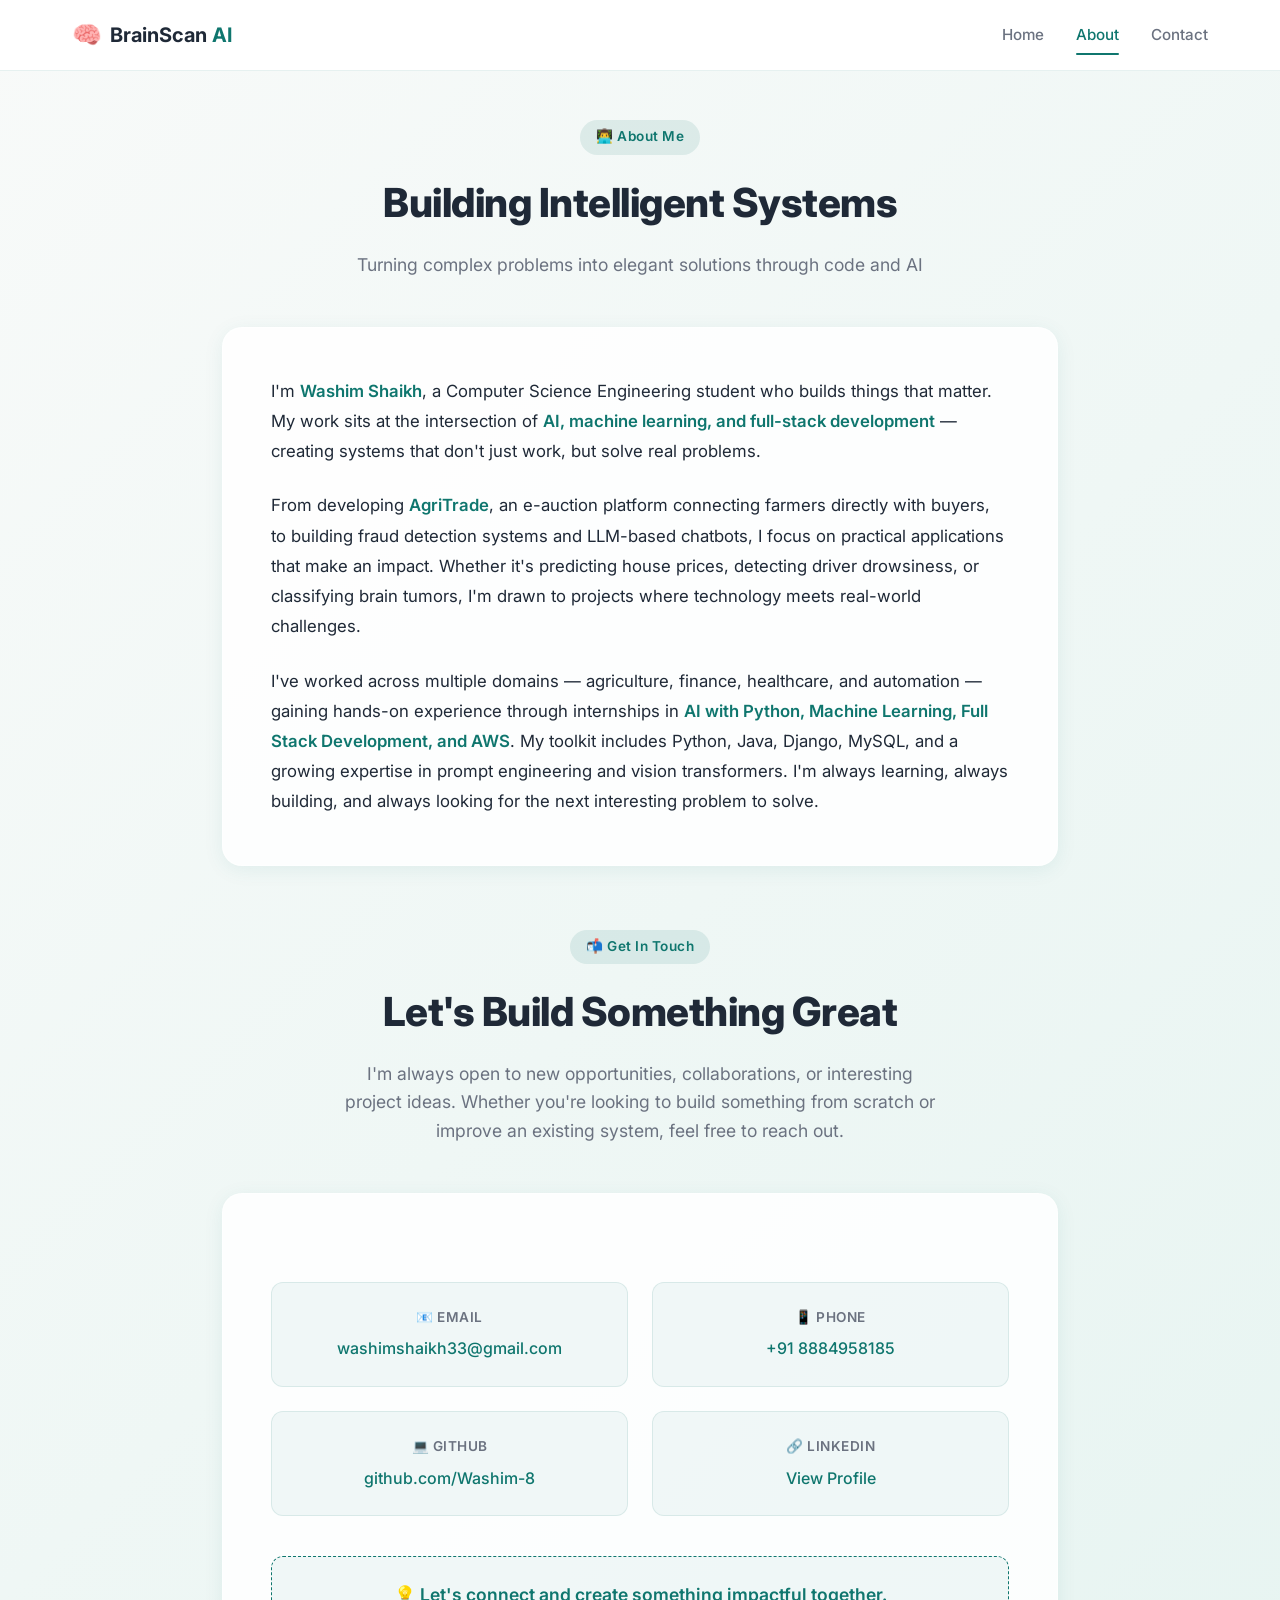
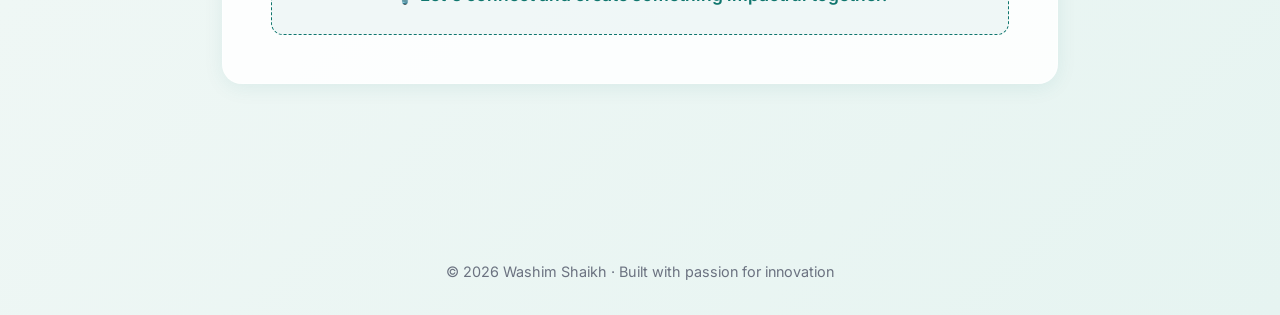
<file: templates/about_contact.html>
<!DOCTYPE html>
<html lang="en">

<head>
    <meta charset="UTF-8">
    <meta name="viewport" content="width=device-width, initial-scale=1.0">
    <meta http-equiv="X-UA-Compatible" content="ie=edge">
    <meta name="description" content="About Washim Shaikh - Aspiring Software Engineer specializing in AI/ML, Full Stack Development, and intelligent systems.">
    <title>BrainScan AI | Washim Shaikh</title>

    <!-- Non-blocking Google Fonts -->
    <link rel="preconnect" href="https://fonts.googleapis.com" crossorigin/>
    <link rel="preconnect" href="https://fonts.gstatic.com" crossorigin/>
    <link rel="preload" as="style"
      href="https://fonts.googleapis.com/css2?family=Inter:wght@300;400;500;600;700;800&display=swap"
      onload="this.onload=null;this.rel='stylesheet'"/>
    <noscript>
      <link rel="stylesheet"
        href="https://fonts.googleapis.com/css2?family=Inter:wght@300;400;500;600;700;800&display=swap"/>
    </noscript>


    <style>
        * {
            margin: 0;
            padding: 0;
            box-sizing: border-box;
        }

        :root {
            --primary: #0F766E;
            --primary-light: #14B8A6;
            --primary-dark: #0D5B54;
            --bg-gradient-start: #F8FAF9;
            --bg-gradient-end: #E6F4F1;
            --text-primary: #1F2937;
            --text-secondary: #6B7280;
            --card-bg: rgba(255, 255, 255, 0.85);
            --shadow: 0 4px 20px rgba(15, 118, 110, 0.08);
            --shadow-hover: 0 8px 30px rgba(15, 118, 110, 0.15);
        }

        body {
            font-family: 'Inter', -apple-system, BlinkMacSystemFont, 'Segoe UI', sans-serif;
            background: linear-gradient(135deg, var(--bg-gradient-start), var(--bg-gradient-end));
            min-height: 100vh;
            color: var(--text-primary);
            line-height: 1.6;
            overflow-x: hidden;
        }

        /* ===== NAVBAR ===== */
        .navbar {
            position: fixed;
            top: 0;
            left: 0;
            right: 0;
            z-index: 1000;
            background: rgba(255, 255, 255, 0.95);
            backdrop-filter: blur(12px);
            border-bottom: 1px solid rgba(15, 118, 110, 0.1);
            transition: all 0.3s ease;
        }

        .navbar-inner {
            max-width: 1200px;
            margin: 0 auto;
            padding: 1rem 2rem;
            display: flex;
            justify-content: space-between;
            align-items: center;
        }

        .logo {
            display: flex;
            align-items: center;
            gap: 0.5rem;
            font-weight: 700;
            font-size: 1.25rem;
            color: var(--text-primary);
            text-decoration: none;
        }

        .logo-icon {
            font-size: 1.5rem;
        }

        .logo-accent {
            color: var(--primary);
        }

        .nav-links {
            display: flex;
            align-items: center;
            gap: 2rem;
        }

        .nav-link {
            color: var(--text-secondary);
            text-decoration: none;
            font-weight: 500;
            font-size: 0.95rem;
            transition: color 0.3s ease;
            position: relative;
        }

        .nav-link:hover {
            color: var(--primary);
        }

        .nav-link.active {
            color: var(--primary);
        }

        .nav-link.active::after {
            content: '';
            position: absolute;
            bottom: -8px;
            left: 0;
            right: 0;
            height: 2px;
            background: var(--primary);
            border-radius: 2px;
        }

        /* ===== MAIN CONTAINER ===== */
        .main-container {
            max-width: 900px;
            margin: 0 auto;
            padding: 120px 2rem 80px;
        }

        /* ===== SECTION STYLES ===== */
        .section {
            margin-bottom: 4rem;
            opacity: 0;
            transform: translateY(30px);
            animation: fadeInUp 0.8s ease forwards;
        }

        .section:nth-child(2) {
            animation-delay: 0.2s;
        }

        @keyframes fadeInUp {
            to {
                opacity: 1;
                transform: translateY(0);
            }
        }

        .section-header {
            text-align: center;
            margin-bottom: 3rem;
        }

        .section-tag {
            display: inline-block;
            padding: 0.4rem 1rem;
            background: rgba(15, 118, 110, 0.1);
            color: var(--primary);
            border-radius: 20px;
            font-size: 0.85rem;
            font-weight: 600;
            margin-bottom: 1rem;
            letter-spacing: 0.5px;
        }

        .section-title {
            font-size: 2.5rem;
            font-weight: 800;
            color: var(--text-primary);
            margin-bottom: 1rem;
            letter-spacing: -0.5px;
        }

        .section-subtitle {
            font-size: 1.1rem;
            color: var(--text-secondary);
            max-width: 600px;
            margin: 0 auto;
        }

        /* ===== GLASS CARD ===== */
        .glass-card {
            background: var(--card-bg);
            backdrop-filter: blur(10px);
            border-radius: 20px;
            padding: 3rem;
            box-shadow: var(--shadow);
            border: 1px solid rgba(255, 255, 255, 0.5);
            transition: all 0.4s ease;
        }

        .glass-card:hover {
            box-shadow: var(--shadow-hover);
            transform: translateY(-5px);
        }

        /* ===== ABOUT CONTENT ===== */
        .about-content {
            font-size: 1.05rem;
            line-height: 1.8;
            color: var(--text-primary);
        }

        .about-content p {
            margin-bottom: 1.5rem;
        }

        .about-content p:last-child {
            margin-bottom: 0;
        }

        .highlight {
            color: var(--primary);
            font-weight: 600;
        }

        /* ===== CONTACT GRID ===== */
        .contact-grid {
            display: grid;
            grid-template-columns: repeat(auto-fit, minmax(250px, 1fr));
            gap: 1.5rem;
            margin: 2.5rem 0;
        }

        .contact-item {
            background: rgba(15, 118, 110, 0.05);
            padding: 1.5rem;
            border-radius: 12px;
            border: 1px solid rgba(15, 118, 110, 0.1);
            transition: all 0.3s ease;
            text-align: center;
        }

        .contact-item:hover {
            background: rgba(15, 118, 110, 0.08);
            border-color: var(--primary);
            transform: translateY(-3px);
            box-shadow: 0 4px 15px rgba(15, 118, 110, 0.15);
        }

        .contact-label {
            display: block;
            font-size: 0.85rem;
            font-weight: 600;
            color: var(--text-secondary);
            text-transform: uppercase;
            letter-spacing: 0.5px;
            margin-bottom: 0.5rem;
        }

        .contact-value {
            display: block;
            font-size: 1rem;
            font-weight: 500;
            color: var(--text-primary);
        }

        .contact-item a {
            color: var(--primary);
            text-decoration: none;
            transition: color 0.3s ease;
        }

        .contact-item a:hover {
            color: var(--primary-dark);
            text-decoration: underline;
        }

        /* ===== CTA TEXT ===== */
        .cta-text {
            text-align: center;
            font-size: 1.1rem;
            font-weight: 600;
            color: var(--primary);
            margin-top: 2rem;
            padding: 1.5rem;
            background: rgba(15, 118, 110, 0.05);
            border-radius: 12px;
            border: 1px dashed var(--primary);
        }

        /* ===== FOOTER ===== */
        .footer {
            text-align: center;
            padding: 2rem;
            color: var(--text-secondary);
            font-size: 0.9rem;
        }

        /* ===== RESPONSIVE ===== */
        @media (max-width: 768px) {
            .navbar-inner {
                padding: 1rem;
            }

            .nav-links {
                gap: 1rem;
            }

            .main-container {
                padding: 100px 1.5rem 60px;
            }

            .section-title {
                font-size: 2rem;
            }

            .glass-card {
                padding: 2rem 1.5rem;
            }

            .contact-grid {
                grid-template-columns: 1fr;
            }
        }

        /* ===== SCROLL ANIMATIONS ===== */
        .fade-in {
            opacity: 0;
            transform: translateY(30px);
            transition: all 0.6s ease;
        }

        .fade-in.show {
            opacity: 1;
            transform: translateY(0);
        }
    </style>
</head>

<body>

    <!-- ===== NAVBAR ===== -->
    <nav class="navbar">
        <div class="navbar-inner">
            <a href="/" class="logo">
                <span class="logo-icon">🧠</span>
                <span>BrainScan <span class="logo-accent">AI</span></span>
            </a>
            <div class="nav-links">
                <a href="/" class="nav-link">Home</a>
                <a href="/about" class="nav-link active">About</a>
                <a href="/about#contact" class="nav-link">Contact</a>
            </div>
        </div>
    </nav>

    <!-- ===== MAIN CONTAINER ===== -->
    <div class="main-container">

        <!-- ===== ABOUT SECTION ===== -->
        <section class="section" id="about">
            <div class="section-header">
                <div class="section-tag">👨‍💻 About Me</div>
                <h1 class="section-title">Building Intelligent Systems</h1>
                <p class="section-subtitle">Turning complex problems into elegant solutions through code and AI</p>
            </div>

            <div class="glass-card fade-in">
                <div class="about-content">
                    <p>
                        I'm <span class="highlight">Washim Shaikh</span>, a Computer Science Engineering student who builds things that matter. My work sits at the intersection of <span class="highlight">AI, machine learning, and full-stack development</span> — creating systems that don't just work, but solve real problems.
                    </p>
                    <p>
                        From developing <span class="highlight">AgriTrade</span>, an e-auction platform connecting farmers directly with buyers, to building fraud detection systems and LLM-based chatbots, I focus on practical applications that make an impact. Whether it's predicting house prices, detecting driver drowsiness, or classifying brain tumors, I'm drawn to projects where technology meets real-world challenges.
                    </p>
                    <p>
                        I've worked across multiple domains — agriculture, finance, healthcare, and automation — gaining hands-on experience through internships in <span class="highlight">AI with Python, Machine Learning, Full Stack Development, and AWS</span>. My toolkit includes Python, Java, Django, MySQL, and a growing expertise in prompt engineering and vision transformers. I'm always learning, always building, and always looking for the next interesting problem to solve.
                    </p>
                </div>
            </div>
        </section>

        <!-- ===== CONTACT SECTION ===== -->
        <section class="section" id="contact">
            <div class="section-header">
                <div class="section-tag">📬 Get In Touch</div>
                <h2 class="section-title">Let's Build Something Great</h2>
                <p class="section-subtitle">
                    I'm always open to new opportunities, collaborations, or interesting project ideas. Whether you're looking to build something from scratch or improve an existing system, feel free to reach out.
                </p>
            </div>

            <div class="glass-card fade-in">
                <div class="contact-grid">
                    <div class="contact-item">
                        <span class="contact-label">📧 Email</span>
                        <span class="contact-value">
                            <a href="mailto:washimshaikh33@gmail.com">washimshaikh33@gmail.com</a>
                        </span>
                    </div>

                    <div class="contact-item">
                        <span class="contact-label">📱 Phone</span>
                        <span class="contact-value">
                            <a href="tel:+918884958185">+91 8884958185</a>
                        </span>
                    </div>

                    <div class="contact-item">
                        <span class="contact-label">💻 GitHub</span>
                        <span class="contact-value">
                            <a href="https://github.com/Washim-8" target="_blank" rel="noopener">github.com/Washim-8</a>
                        </span>
                    </div>

                    <div class="contact-item">
                        <span class="contact-label">🔗 LinkedIn</span>
                        <span class="contact-value">
                            <a href="https://www.linkedin.com/in/washim-shaikh-349868281/" target="_blank" rel="noopener">View Profile</a>
                        </span>
                    </div>
                </div>

                <div class="cta-text">
                    💡 Let's connect and create something impactful together.
                </div>
            </div>
        </section>

    </div>

    <!-- ===== FOOTER ===== -->
    <footer class="footer">
        <p>© 2026 Washim Shaikh · Built with passion for innovation</p>
    </footer>

    <!-- ===== SCROLL ANIMATION SCRIPT ===== -->
    <script>
        // Smooth scroll for anchor links
        document.querySelectorAll('a[href^="#"]').forEach(anchor => {
            anchor.addEventListener('click', function (e) {
                e.preventDefault();
                const target = document.querySelector(this.getAttribute('href'));
                if (target) {
                    target.scrollIntoView({
                        behavior: 'smooth',
                        block: 'start'
                    });
                }
            });
        });

        // Fade-in animation on scroll
        const observerOptions = {
            threshold: 0.1,
            rootMargin: '0px 0px -50px 0px'
        };

        const observer = new IntersectionObserver((entries) => {
            entries.forEach(entry => {
                if (entry.isIntersecting) {
                    entry.target.classList.add('show');
                }
            });
        }, observerOptions);

        document.querySelectorAll('.fade-in').forEach(el => {
            observer.observe(el);
        });

        // Navbar scroll effect
        let lastScroll = 0;
        window.addEventListener('scroll', () => {
            const navbar = document.querySelector('.navbar');
            const currentScroll = window.pageYOffset;

            if (currentScroll > 50) {
                navbar.style.boxShadow = '0 2px 20px rgba(0,0,0,0.08)';
            } else {
                navbar.style.boxShadow = 'none';
            }

            lastScroll = currentScroll;
        });
    </script>

</body>

</html>
</file>
